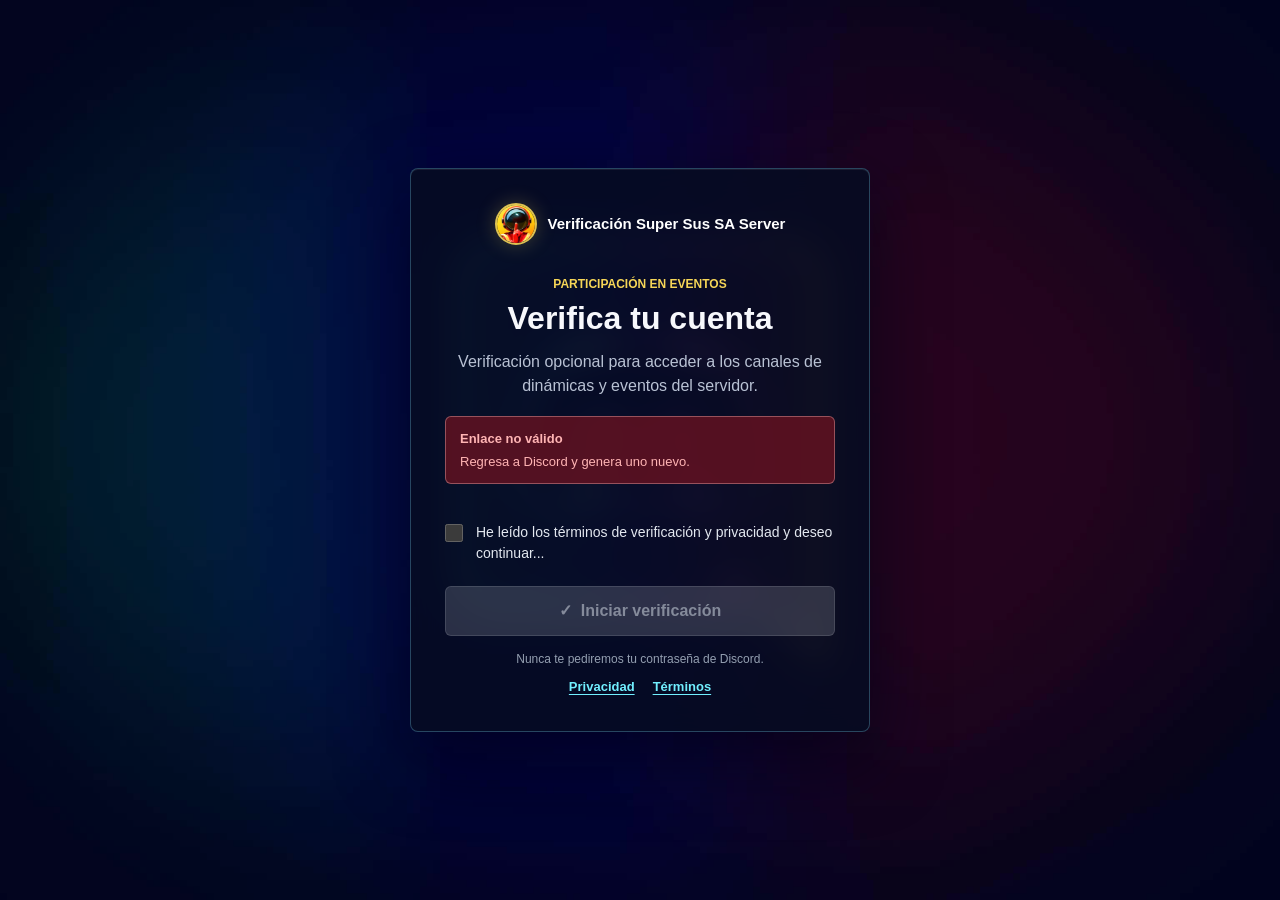
<file: index.html>
<!doctype html>
<html lang="es">
<head>
  <meta charset="utf-8">
  <meta name="viewport" content="width=device-width, initial-scale=1">
  <meta name="robots" content="noindex, nofollow">
  <meta name="referrer" content="no-referrer">
  <meta
    http-equiv="Content-Security-Policy"
    content="default-src 'self'; script-src 'self'; style-src 'self'; img-src 'self' data:; connect-src 'self' https://guardiansusverify.squareweb.app; base-uri 'none'; form-action 'none'; frame-ancestors 'none'"
  >
  <title>Verificación Super Sus SA Server</title>
  <link rel="stylesheet" href="assets/css/styles.css">
</head>
<body class="verification-page-body">
  <main class="verification-layout">
    <section id="verification-panel" class="verification-card" aria-labelledby="page-title">
      <div class="card-brand">
        <img
          class="brand-avatar"
          src="assets/images/verification-icon.png"
          alt=""
          width="42"
          height="42"
        >
        <span>Verificación Super Sus SA Server</span>
      </div>

      <p class="eyebrow">Participación en eventos</p>
      <h1 id="page-title">Verifica tu cuenta</h1>
      <p class="lead">Verificación opcional para acceder a los canales de dinámicas y eventos del servidor.</p>

      <div id="link-warning" class="notice notice-error is-hidden" role="alert">
        <strong>Enlace no válido</strong>
        <p>Regresa a Discord y genera uno nuevo.</p>
      </div>

      <label class="consent-control" for="privacy-consent">
        <input id="privacy-consent" type="checkbox">
        <span>He leído los términos de verificación y privacidad y deseo continuar...</span>
      </label>

      <div id="status-message" class="status-message is-hidden" role="status" aria-live="polite"></div>

      <button id="start-verification" class="primary-action" type="button" disabled>
        <span aria-hidden="true">✓</span>
        Iniciar verificación
      </button>

      <p class="security-note">Nunca te pediremos tu contraseña de Discord.</p>

      <nav class="verification-footer-links" aria-label="Documentos legales">
        <a href="privacy.html" target="_blank" rel="noopener noreferrer">Privacidad</a>
        <a href="terms.html" target="_blank" rel="noopener noreferrer">Términos</a>
      </nav>
    </section>

    <section id="success-panel" class="verification-card result-panel is-hidden" aria-labelledby="success-title">
      <div class="result-mark" aria-hidden="true">✓</div>
      <p class="eyebrow">Solicitud enviada</p>
      <h1 id="success-title">Solicitud de Verificación Realizada</h1>
      <p id="result-message">Vuelve al servidor de Discord para consultar el resultado de tu verificación.</p>
      <p id="result-note" class="result-note">Ya puedes cerrar esta página.</p>
    </section>
  </main>

  <script src="assets/js/config.js?v=20260804-2"></script>
  <script src="assets/js/app.js?v=20260804-2"></script>
</body>
</html>
</file>
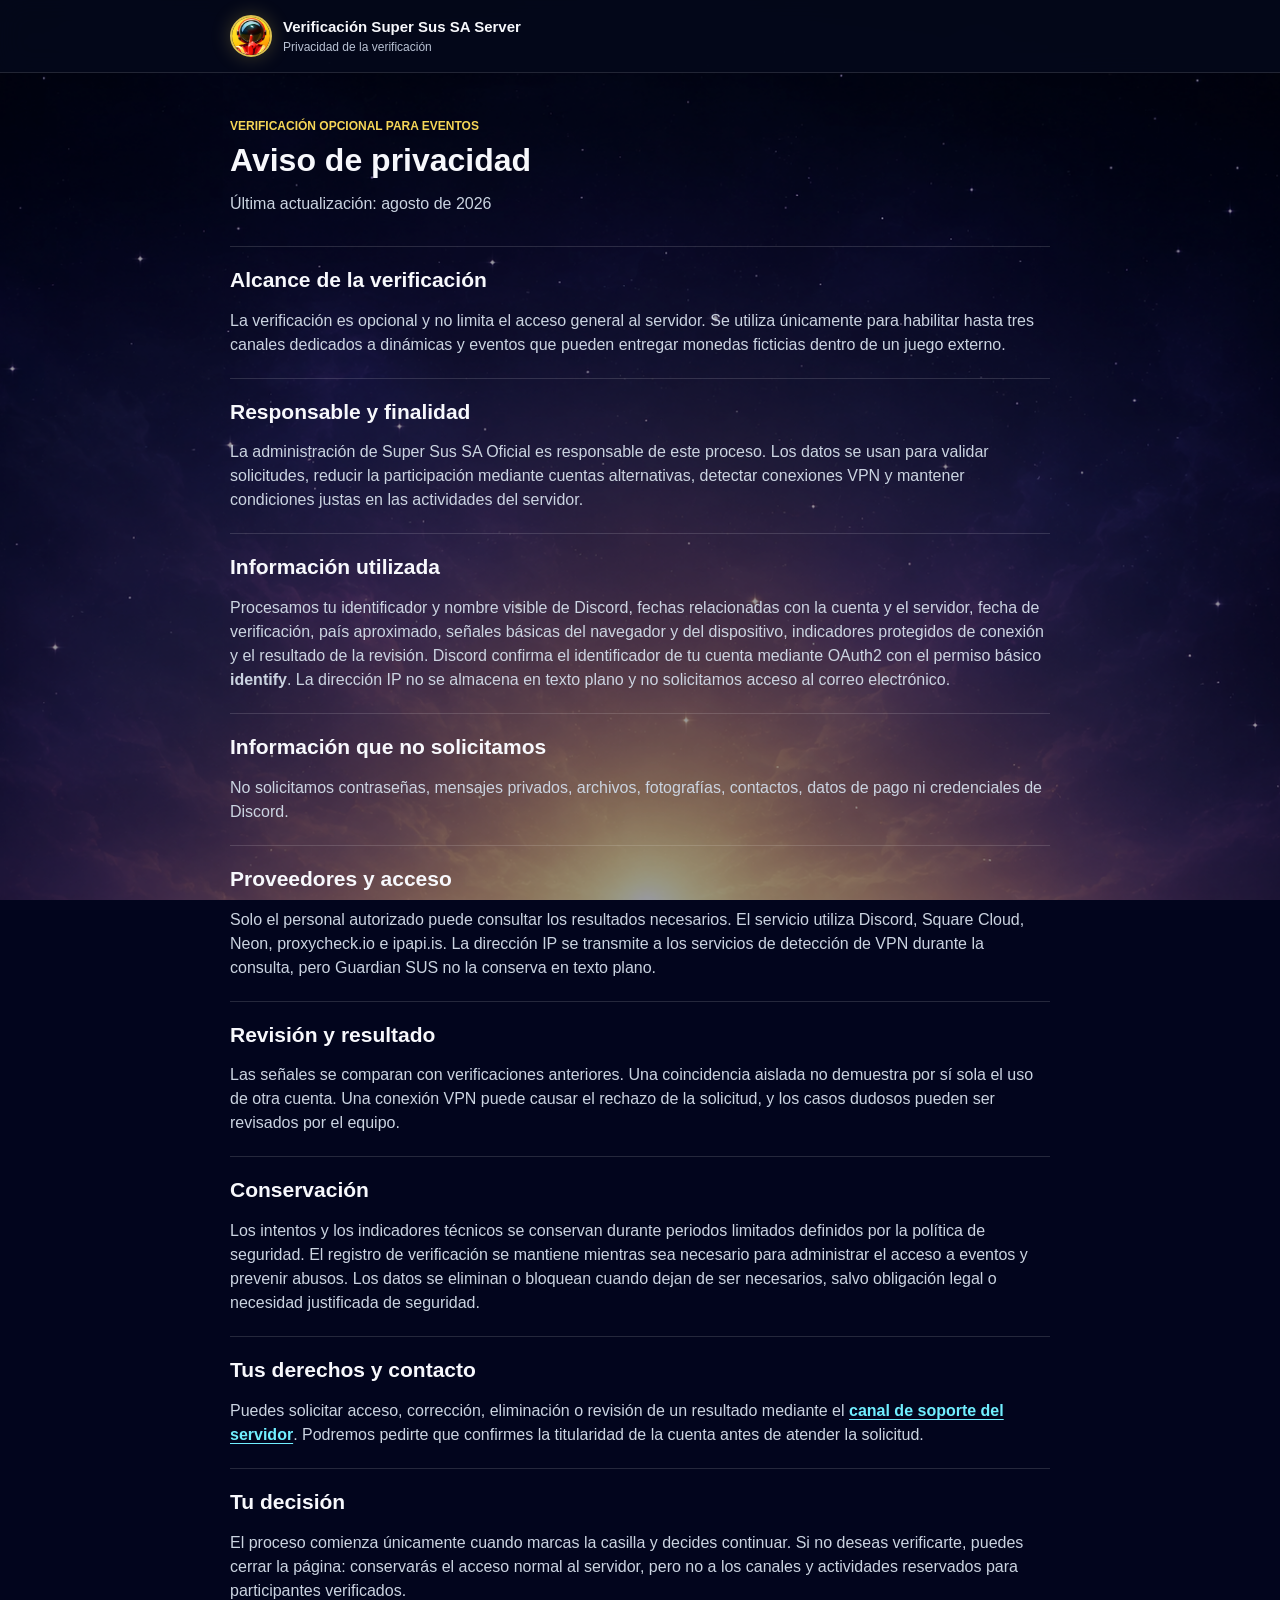
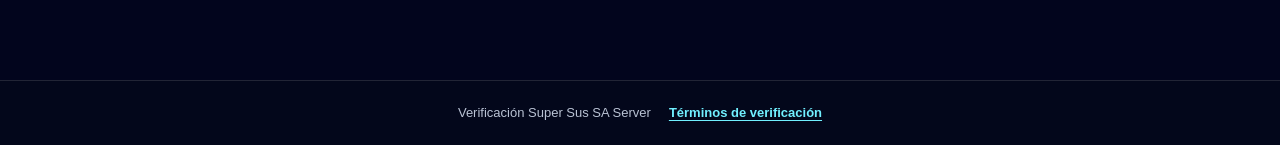
<file: privacy.html>
<!doctype html>
<html lang="es">
<head>
  <meta charset="utf-8">
  <meta name="viewport" content="width=device-width, initial-scale=1">
  <meta name="robots" content="noindex, nofollow">
  <meta name="referrer" content="no-referrer">
  <meta
    http-equiv="Content-Security-Policy"
    content="default-src 'self'; script-src 'none'; style-src 'self'; img-src 'self' data:; base-uri 'none'; form-action 'none'; frame-ancestors 'none'"
  >
  <title>Aviso de privacidad | Verificación Super Sus SA Server</title>
  <link rel="stylesheet" href="assets/css/styles.css">
</head>
<body class="privacy-page">
  <header class="site-header">
    <div class="shell header-inner">
      <img
        class="brand-avatar"
        src="assets/images/verification-icon.png"
        alt=""
        width="42"
        height="42"
      >
      <div>
        <p class="brand-name">Verificación Super Sus SA Server</p>
        <p class="brand-context">Privacidad de la verificación</p>
      </div>
    </div>
  </header>

  <main class="shell legal-content">
    <div class="title-block">
      <p class="eyebrow">Verificación opcional para eventos</p>
      <h1>Aviso de privacidad</h1>
      <p class="lead">Última actualización: agosto de 2026</p>
    </div>

    <section>
      <h2>Alcance de la verificación</h2>
      <p>
        La verificación es opcional y no limita el acceso general al servidor. Se utiliza
        únicamente para habilitar hasta tres canales dedicados a dinámicas y eventos que
        pueden entregar monedas ficticias dentro de un juego externo.
      </p>
    </section>

    <section>
      <h2>Responsable y finalidad</h2>
      <p>
        La administración de Super Sus SA Oficial es responsable de este proceso. Los
        datos se usan para validar solicitudes, reducir la participación mediante cuentas
        alternativas, detectar conexiones VPN y mantener condiciones justas en
        las actividades del servidor.
      </p>
    </section>

    <section>
      <h2>Información utilizada</h2>
      <p>
        Procesamos tu identificador y nombre visible de Discord, fechas relacionadas con
        la cuenta y el servidor, fecha de verificación, país aproximado, señales básicas
        del navegador y del dispositivo, indicadores protegidos de conexión y el resultado
        de la revisión. Discord confirma el identificador de tu cuenta mediante OAuth2
        con el permiso básico <strong>identify</strong>. La dirección IP no se almacena
        en texto plano y no solicitamos acceso al correo electrónico.
      </p>
    </section>

    <section>
      <h2>Información que no solicitamos</h2>
      <p>
        No solicitamos contraseñas, mensajes privados, archivos, fotografías, contactos,
        datos de pago ni credenciales de Discord.
      </p>
    </section>

    <section>
      <h2>Proveedores y acceso</h2>
      <p>
        Solo el personal autorizado puede consultar los resultados necesarios. El servicio
        utiliza Discord, Square Cloud, Neon, proxycheck.io e ipapi.is. La dirección IP se
        transmite a los servicios de detección de VPN durante la
        consulta, pero Guardian SUS no la conserva en texto plano.
      </p>
    </section>

    <section>
      <h2>Revisión y resultado</h2>
      <p>
        Las señales se comparan con verificaciones anteriores. Una coincidencia aislada no
        demuestra por sí sola el uso de otra cuenta. Una conexión VPN puede causar
        el rechazo de la solicitud, y los casos dudosos pueden ser revisados por el equipo.
      </p>
    </section>

    <section>
      <h2>Conservación</h2>
      <p>
        Los intentos y los indicadores técnicos se conservan durante periodos limitados
        definidos por la política de seguridad. El registro de verificación se mantiene
        mientras sea necesario para administrar el acceso a eventos y prevenir abusos.
        Los datos se eliminan o bloquean cuando dejan de ser necesarios, salvo obligación
        legal o necesidad justificada de seguridad.
      </p>
    </section>

    <section>
      <h2>Tus derechos y contacto</h2>
      <p>
        Puedes solicitar acceso, corrección, eliminación o revisión de un resultado mediante
        el <a href="https://discord.com/channels/980073134411644939/1399742637426081913" target="_blank" rel="noopener noreferrer">canal de soporte del servidor</a>.
        Podremos pedirte que confirmes la titularidad de la cuenta antes de atender la solicitud.
      </p>
    </section>

    <section>
      <h2>Tu decisión</h2>
      <p>
        El proceso comienza únicamente cuando marcas la casilla y decides continuar. Si no
        deseas verificarte, puedes cerrar la página: conservarás el acceso normal al servidor,
        pero no a los canales y actividades reservados para participantes verificados.
      </p>
    </section>
  </main>

  <footer class="site-footer">
    <div class="shell footer-inner">
      <span>Verificación Super Sus SA Server</span>
      <a href="terms.html">Términos de verificación</a>
    </div>
  </footer>
</body>
</html>
</file>
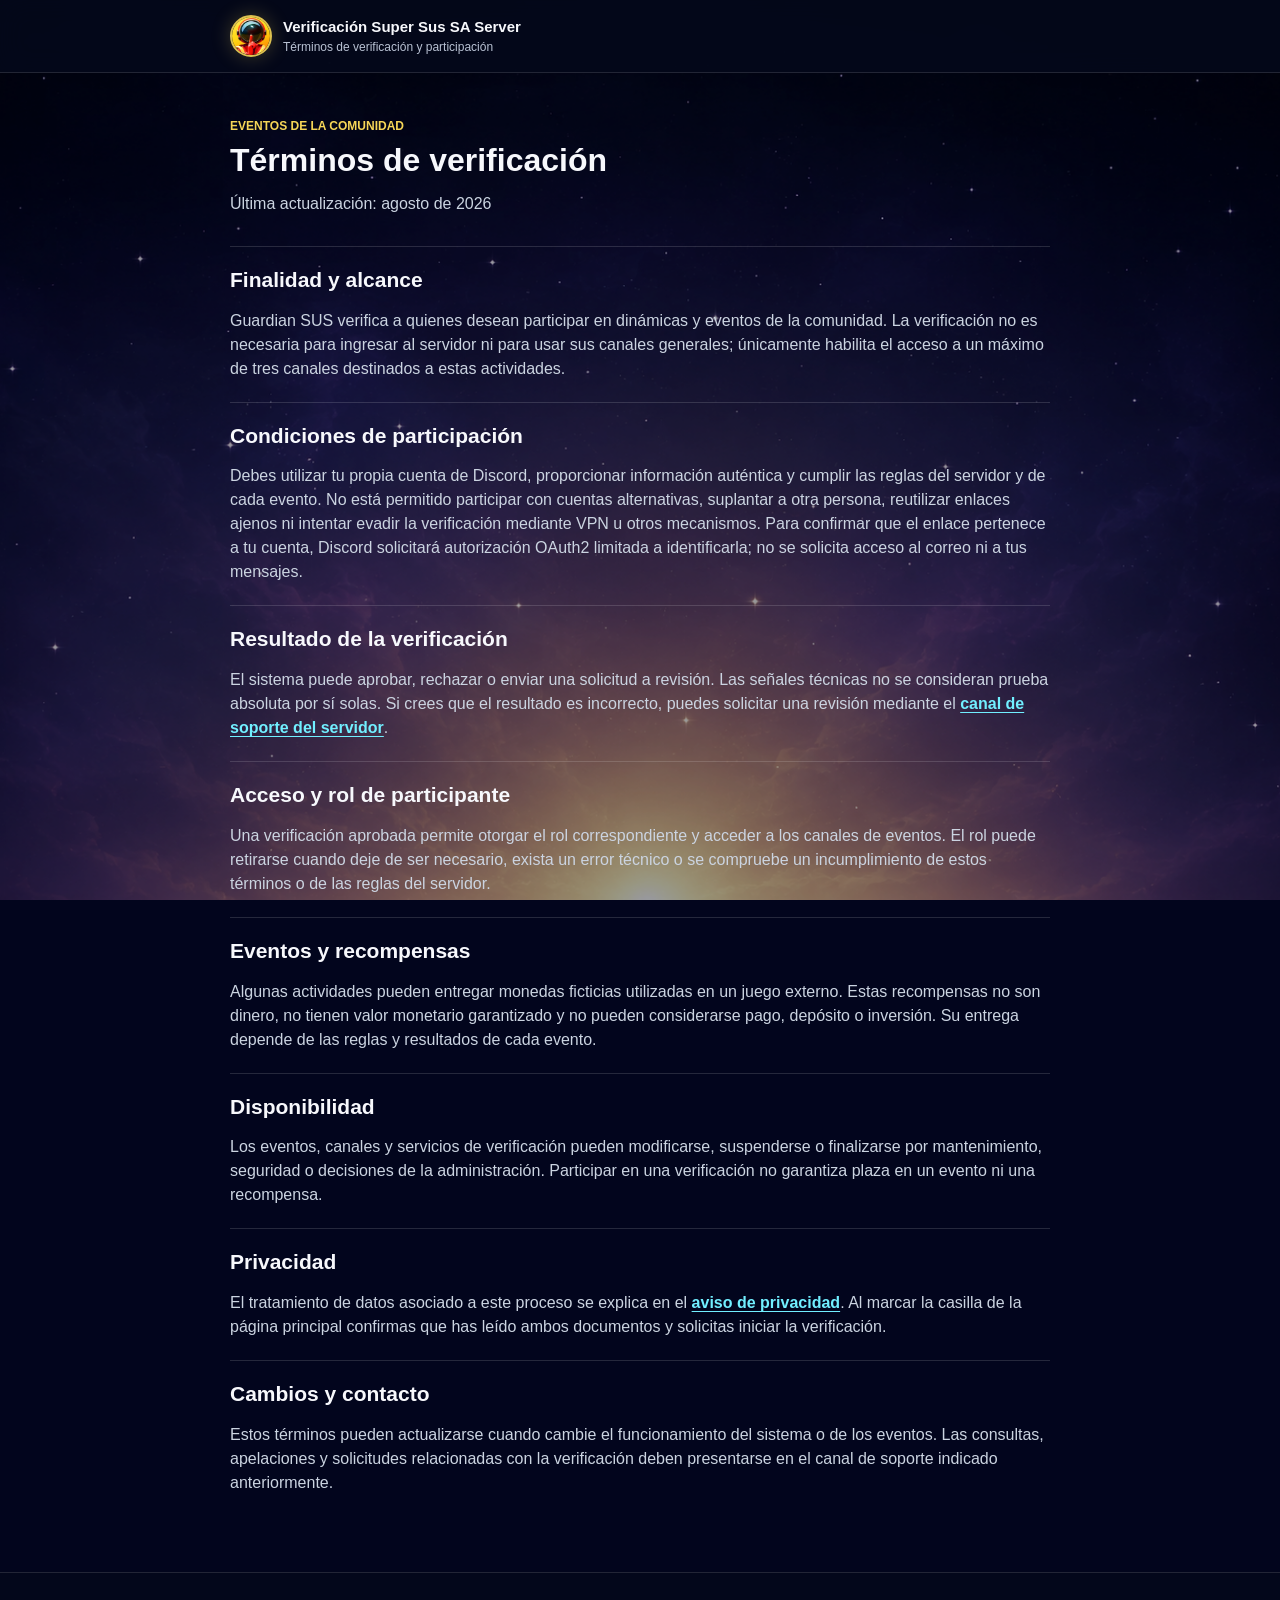
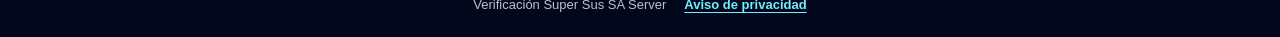
<file: terms.html>
<!doctype html>
<html lang="es">
<head>
  <meta charset="utf-8">
  <meta name="viewport" content="width=device-width, initial-scale=1">
  <meta name="robots" content="noindex, nofollow">
  <meta name="referrer" content="no-referrer">
  <meta
    http-equiv="Content-Security-Policy"
    content="default-src 'self'; script-src 'none'; style-src 'self'; img-src 'self' data:; base-uri 'none'; form-action 'none'; frame-ancestors 'none'"
  >
  <title>Términos de verificación | Verificación Super Sus SA Server</title>
  <link rel="stylesheet" href="assets/css/styles.css">
</head>
<body class="privacy-page">
  <header class="site-header">
    <div class="shell header-inner">
      <img
        class="brand-avatar"
        src="assets/images/verification-icon.png"
        alt=""
        width="42"
        height="42"
      >
      <div>
        <p class="brand-name">Verificación Super Sus SA Server</p>
        <p class="brand-context">Términos de verificación y participación</p>
      </div>
    </div>
  </header>

  <main class="shell legal-content">
    <div class="title-block">
      <p class="eyebrow">Eventos de la comunidad</p>
      <h1>Términos de verificación</h1>
      <p class="lead">Última actualización: agosto de 2026</p>
    </div>

    <section>
      <h2>Finalidad y alcance</h2>
      <p>
        Guardian SUS verifica a quienes desean participar en dinámicas y eventos de la
        comunidad. La verificación no es necesaria para ingresar al servidor ni para usar
        sus canales generales; únicamente habilita el acceso a un máximo de tres canales
        destinados a estas actividades.
      </p>
    </section>

    <section>
      <h2>Condiciones de participación</h2>
      <p>
        Debes utilizar tu propia cuenta de Discord, proporcionar información auténtica y
        cumplir las reglas del servidor y de cada evento. No está permitido participar con
        cuentas alternativas, suplantar a otra persona, reutilizar enlaces ajenos ni intentar
        evadir la verificación mediante VPN u otros mecanismos. Para confirmar que
        el enlace pertenece a tu cuenta, Discord solicitará autorización OAuth2 limitada
        a identificarla; no se solicita acceso al correo ni a tus mensajes.
      </p>
    </section>

    <section>
      <h2>Resultado de la verificación</h2>
      <p>
        El sistema puede aprobar, rechazar o enviar una solicitud a revisión. Las señales
        técnicas no se consideran prueba absoluta por sí solas. Si crees que el resultado
        es incorrecto, puedes solicitar una revisión mediante el
        <a href="https://discord.com/channels/980073134411644939/1399742637426081913" target="_blank" rel="noopener noreferrer">canal de soporte del servidor</a>.
      </p>
    </section>

    <section>
      <h2>Acceso y rol de participante</h2>
      <p>
        Una verificación aprobada permite otorgar el rol correspondiente y acceder a los
        canales de eventos. El rol puede retirarse cuando deje de ser necesario, exista un
        error técnico o se compruebe un incumplimiento de estos términos o de las reglas del
        servidor.
      </p>
    </section>

    <section>
      <h2>Eventos y recompensas</h2>
      <p>
        Algunas actividades pueden entregar monedas ficticias utilizadas en un juego externo.
        Estas recompensas no son dinero, no tienen valor monetario garantizado y no pueden
        considerarse pago, depósito o inversión. Su entrega depende de las reglas y resultados
        de cada evento.
      </p>
    </section>

    <section>
      <h2>Disponibilidad</h2>
      <p>
        Los eventos, canales y servicios de verificación pueden modificarse, suspenderse o
        finalizarse por mantenimiento, seguridad o decisiones de la administración. Participar
        en una verificación no garantiza plaza en un evento ni una recompensa.
      </p>
    </section>

    <section>
      <h2>Privacidad</h2>
      <p>
        El tratamiento de datos asociado a este proceso se explica en el
        <a href="privacy.html">aviso de privacidad</a>. Al marcar la casilla de la página
        principal confirmas que has leído ambos documentos y solicitas iniciar la verificación.
      </p>
    </section>

    <section>
      <h2>Cambios y contacto</h2>
      <p>
        Estos términos pueden actualizarse cuando cambie el funcionamiento del sistema o de
        los eventos. Las consultas, apelaciones y solicitudes relacionadas con la verificación
        deben presentarse en el canal de soporte indicado anteriormente.
      </p>
    </section>
  </main>

  <footer class="site-footer">
    <div class="shell footer-inner">
      <span>Verificación Super Sus SA Server</span>
      <a href="privacy.html">Aviso de privacidad</a>
    </div>
  </footer>
</body>
</html>
</file>
<file: assets/css/styles.css>
:root {
  color-scheme: dark;
  --ink: #f7f8fc;
  --muted: #b9c2d4;
  --panel: rgba(6, 12, 34, 0.88);
  --panel-strong: rgba(5, 10, 29, 0.96);
  --line: rgba(126, 226, 255, 0.28);
  --cyan: #71efff;
  --pink: #f581e8;
  --yellow: #f6d657;
  --yellow-hover: #ffe886;
  --danger: #ffb4b4;
  --danger-bg: rgba(114, 20, 33, 0.72);
  --focus: #8defff;
  font-family: Inter, "Segoe UI", Roboto, Helvetica, Arial, sans-serif;
}

* {
  box-sizing: border-box;
}

html {
  min-width: 320px;
  min-height: 100%;
  background: #02051d;
}

body {
  min-height: 100vh;
  margin: 0;
  color: var(--ink);
  background-color: #02051d;
  background-image: url("../images/wall.jpg");
  background-position: center;
  background-size: cover;
  background-repeat: no-repeat;
  background-attachment: fixed;
  line-height: 1.5;
}

body::before {
  content: "";
  position: fixed;
  inset: 0;
  z-index: 0;
  pointer-events: none;
  background: rgba(1, 4, 22, 0.28);
}

body > * {
  position: relative;
  z-index: 1;
}

body.privacy-page {
  background-image: url("../images/privacy-background.png");
  background-position: center bottom;
  background-size: cover;
}

body.privacy-page::before {
  background: rgba(1, 3, 18, 0.4);
}

a {
  color: var(--cyan);
  font-weight: 700;
  text-underline-offset: 3px;
}

a:hover {
  color: #c4f8ff;
}

a:focus-visible,
button:focus-visible,
input:focus-visible {
  outline: 3px solid rgba(113, 239, 255, 0.46);
  outline-offset: 3px;
}

.verification-layout {
  width: min(1180px, calc(100% - 40px));
  min-height: 100svh;
  display: grid;
  align-items: center;
  justify-items: center;
  margin-inline: auto;
  padding-block: 32px;
}

.verification-card {
  width: min(100%, 460px);
  padding: 34px;
  border: 1px solid var(--line);
  border-radius: 8px;
  color: var(--ink);
  background: var(--panel);
  box-shadow:
    0 26px 70px rgba(0, 0, 18, 0.56),
    inset 0 1px 0 rgba(255, 255, 255, 0.08);
  backdrop-filter: blur(16px);
}

.card-brand {
  display: flex;
  align-items: center;
  justify-content: center;
  gap: 11px;
  margin-bottom: 30px;
  color: #ffffff;
  font-size: 15px;
  font-weight: 800;
  text-align: center;
}

.verification-card > .eyebrow,
.verification-card > h1,
.verification-card > .lead {
  text-align: center;
}

.brand-avatar {
  display: block;
  flex: 0 0 auto;
  width: 42px;
  height: 42px;
  border: 2px solid rgba(246, 214, 87, 0.9);
  border-radius: 50%;
  object-fit: cover;
  box-shadow: 0 0 20px rgba(246, 214, 87, 0.24);
}

.result-mark {
  display: grid;
  place-items: center;
  flex: 0 0 auto;
  width: 34px;
  height: 34px;
  border: 1px solid rgba(113, 239, 255, 0.72);
  border-radius: 50%;
  color: #06112a;
  background: var(--cyan);
  box-shadow: 0 0 18px rgba(113, 239, 255, 0.28);
  font-size: 18px;
  font-weight: 900;
}

.eyebrow {
  margin: 0 0 7px;
  color: var(--yellow);
  font-size: 12px;
  font-weight: 850;
  letter-spacing: 0;
  text-transform: uppercase;
}

h1,
h2 {
  margin-top: 0;
  letter-spacing: 0;
  line-height: 1.18;
}

h1 {
  margin-bottom: 12px;
  font-size: 32px;
  text-wrap: balance;
}

h2 {
  margin-bottom: 10px;
  font-size: 21px;
}

.lead {
  margin: 0;
  color: var(--muted);
  font-size: 16px;
}

.consent-control {
  display: grid;
  grid-template-columns: 20px 1fr;
  gap: 11px;
  align-items: start;
  margin-top: 38px;
  color: #e3e8f0;
  font-size: 14px;
  cursor: pointer;
}

.consent-control input {
  width: 18px;
  height: 18px;
  margin: 2px 0 0;
  accent-color: var(--yellow);
  cursor: pointer;
}

.primary-action {
  width: 100%;
  min-height: 50px;
  display: inline-flex;
  align-items: center;
  justify-content: center;
  gap: 9px;
  margin-top: 22px;
  border: 1px solid #fff0a9;
  border-radius: 6px;
  color: #11182c;
  background: var(--yellow);
  box-shadow: 0 12px 28px rgba(0, 0, 16, 0.34);
  font: inherit;
  font-weight: 850;
  cursor: pointer;
}

.primary-action:hover:not(:disabled) {
  background: var(--yellow-hover);
  transform: translateY(-1px);
}

.primary-action:disabled {
  border-color: rgba(255, 255, 255, 0.12);
  color: #858b9b;
  background: rgba(190, 195, 205, 0.2);
  box-shadow: none;
  cursor: not-allowed;
}

.security-note,
.result-note {
  margin: 14px 0 0;
  color: #949fb1;
  font-size: 12px;
  text-align: center;
}

.verification-footer-links {
  display: flex;
  align-items: center;
  justify-content: center;
  gap: 18px;
  margin-top: 6px;
  padding-top: 3px;
  font-size: 13px;
}

.status-message,
.notice {
  margin-top: 18px;
  padding: 12px 14px;
  border-radius: 6px;
  font-size: 13px;
}

.status-message {
  border: 1px solid rgba(113, 239, 255, 0.3);
  color: #d7faff;
  background: rgba(12, 71, 101, 0.5);
}

.notice-error {
  border: 1px solid rgba(255, 180, 180, 0.4);
  color: var(--danger);
  background: var(--danger-bg);
}

.notice p {
  margin: 3px 0 0;
}

.result-panel {
  text-align: center;
}

.result-mark {
  width: 56px;
  height: 56px;
  margin: 0 auto 22px;
  font-size: 28px;
}

.result-panel h1 {
  font-size: 27px;
}

.result-panel > p:not(.eyebrow, .result-note) {
  color: var(--muted);
}

.is-hidden {
  display: none !important;
}

/* Aviso de privacidad */
.shell {
  width: min(820px, calc(100% - 32px));
  margin-inline: auto;
}

.site-header,
.site-footer {
  border-color: rgba(255, 255, 255, 0.12);
  background: rgba(4, 9, 27, 0.86);
  backdrop-filter: blur(14px);
}

.site-header {
  border-bottom-style: solid;
  border-bottom-width: 1px;
}

.header-inner {
  min-height: 72px;
  display: flex;
  align-items: center;
  gap: 11px;
}

.brand-name,
.brand-context {
  margin: 0;
}

.brand-name {
  font-size: 15px;
  font-weight: 800;
}

.brand-context {
  color: var(--muted);
  font-size: 12px;
}

.header-link {
  margin-left: auto;
}

.legal-content {
  padding-block: 44px 56px;
}

.title-block {
  margin-bottom: 30px;
}

.legal-content .lead,
.legal-content section p {
  color: #cbd4e1;
}

.legal-content section {
  padding-block: 21px;
  border-top: 1px solid rgba(255, 255, 255, 0.14);
}

.legal-content section p {
  margin-bottom: 0;
}

.legal-content section a {
  overflow-wrap: anywhere;
}

.site-footer {
  border-top-style: solid;
  border-top-width: 1px;
}

.footer-inner {
  min-height: 64px;
  display: flex;
  align-items: center;
  justify-content: space-between;
  gap: 18px;
  color: var(--muted);
  font-size: 13px;
}

.privacy-page .footer-inner {
  justify-content: center;
  text-align: center;
}

@media (max-width: 760px) {
  body {
    background-position: center;
    background-attachment: scroll;
  }

  body::before {
    background: rgba(1, 4, 22, 0.46);
  }

  body.privacy-page::before {
    background: rgba(1, 3, 18, 0.54);
  }

  .verification-layout {
    width: 100%;
    justify-items: center;
    padding-top: max(20px, env(safe-area-inset-top));
    padding-right: max(12px, env(safe-area-inset-right));
    padding-bottom: max(20px, env(safe-area-inset-bottom));
    padding-left: max(12px, env(safe-area-inset-left));
  }

  .verification-card {
    width: min(100%, 460px);
    padding: 25px 20px;
  }

  .card-brand {
    margin-bottom: 24px;
  }

  h1 {
    font-size: 27px;
    overflow-wrap: anywhere;
  }

  .consent-control {
    grid-template-columns: 22px 1fr;
    font-size: 15px;
  }

  .consent-control input {
    width: 20px;
    height: 20px;
  }

  .primary-action {
    min-height: 52px;
  }

  .header-inner {
    min-height: 68px;
    padding-block: 10px;
  }

  .legal-content {
    padding-block: 30px 42px;
  }
}

@media (max-width: 480px) {
  .verification-card {
    padding: 24px 18px;
  }

  .card-brand {
    flex-direction: column;
    gap: 8px;
    margin-bottom: 22px;
  }

  .card-brand span,
  .brand-name {
    max-width: 100%;
    overflow-wrap: anywhere;
  }

  .header-inner {
    flex-wrap: wrap;
  }

  .header-inner .brand-avatar {
    width: 38px;
    height: 38px;
  }

  .footer-inner {
    min-height: 72px;
    align-items: flex-start;
    flex-direction: column;
    justify-content: center;
    gap: 4px;
    padding-block: 12px;
  }

  .privacy-page .footer-inner {
    align-items: center;
  }
}

@media (max-height: 620px) and (orientation: landscape) {
  .verification-layout {
    align-items: start;
  }

  .verification-card {
    margin-block: 8px;
  }
}

@media (prefers-reduced-motion: no-preference) {
  .primary-action {
    transition: background-color 160ms ease, transform 160ms ease;
  }
}
</file>
